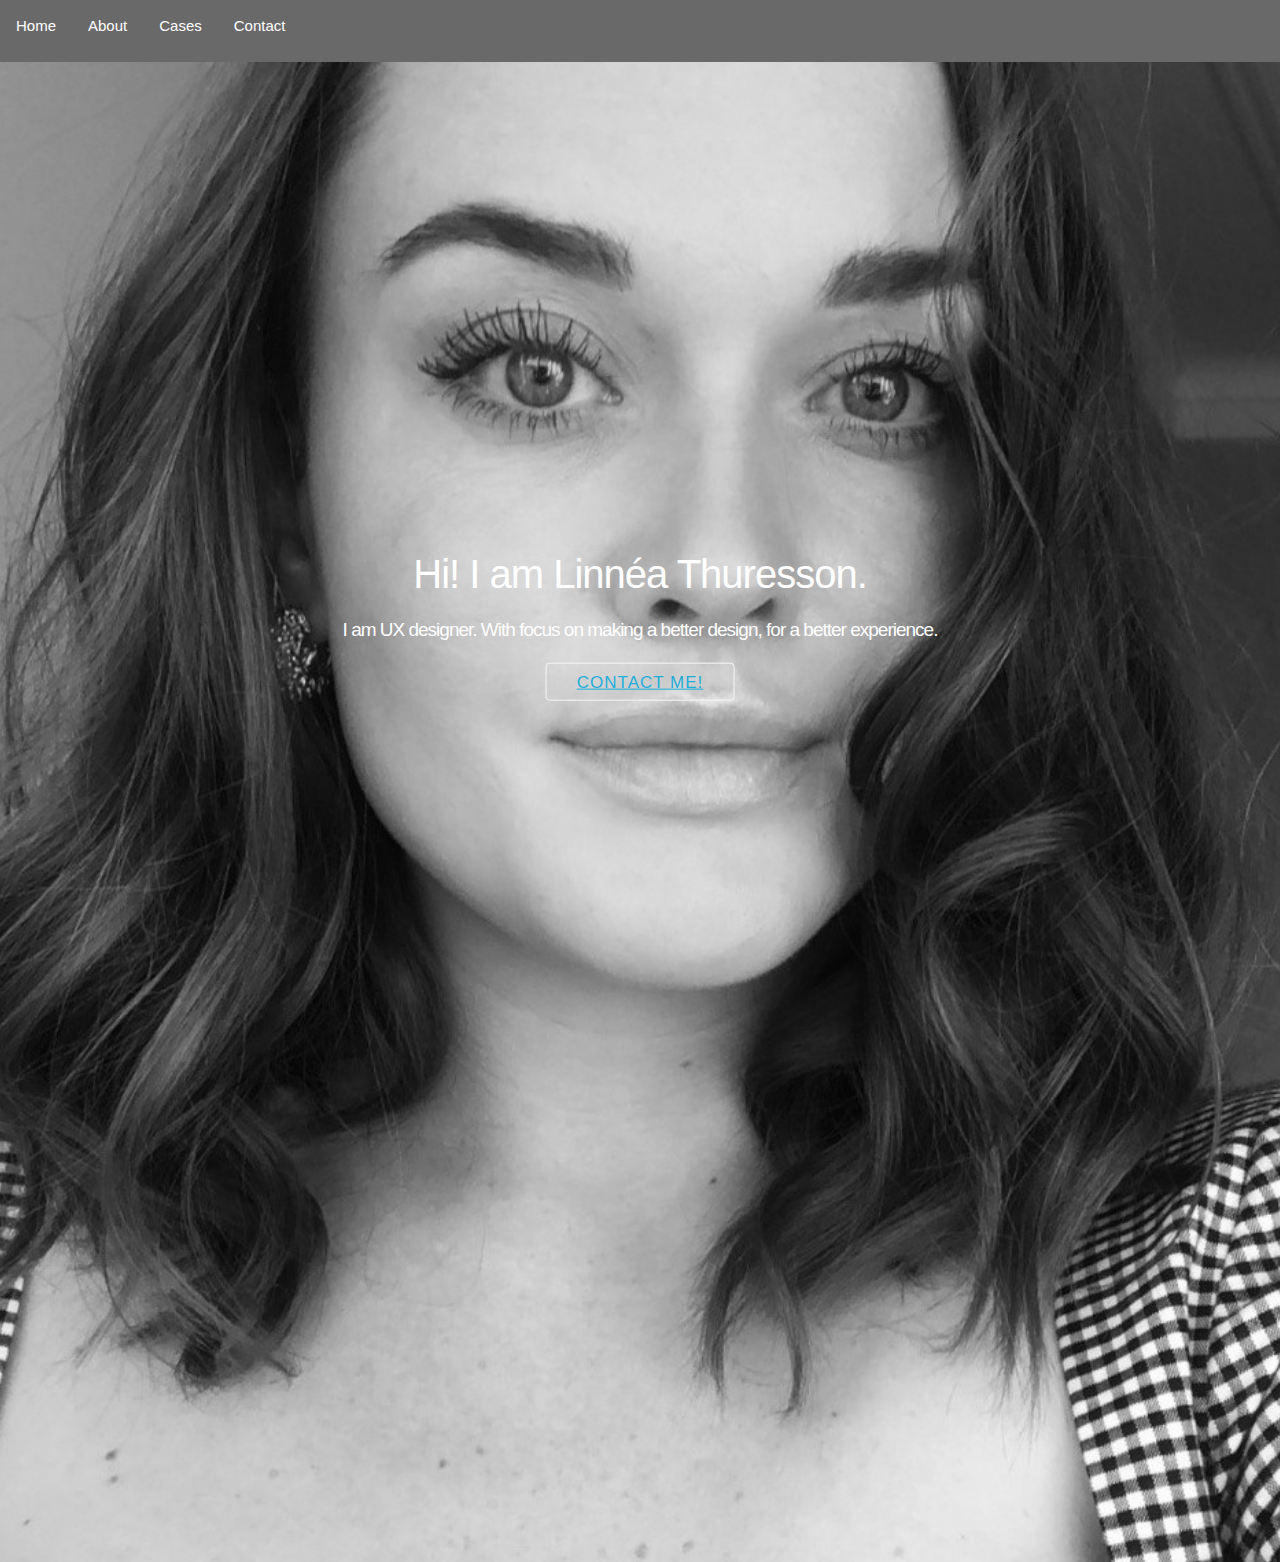
<file: Portfolio/Skeleton-2.0.4/index.html>
<!DOCTYPE html>
<html lang="en">

<head>

  <!-- Basic Page Needs
  –––––––––––––––––––––––––––––––––––––––––––––––––– -->
  <meta charset="utf-8">
  <title>Linnéa Thuresson</title>
  <meta name="description" content="">
  <meta name="author" content="">

  <!-- Mobile Specific Metas
  –––––––––––––––––––––––––––––––––––––––––––––––––– -->
  <meta name="viewport" content="width=device-width, initial-scale=1">

  <!-- FONT
  –––––––––––––––––––––––––––––––––––––––––––––––––– -->
  <link href="//fonts.googleapis.com/css?family=Raleway:400,300,600" rel="stylesheet" type="text/css">

  <!-- CSS
  –––––––––––––––––––––––––––––––––––––––––––––––––– -->
  <link rel="stylesheet" href="css/normalize.css">
  <link rel="stylesheet" href="css/skeleton.css">
  <link href="css/main.css" rel="stylesheet" type=text/css>

  <!-- Favicon
  –––––––––––––––––––––––––––––––––––––––––––––––––– -->
  <link rel="icon" type="image/png" href="images/android-chrome-512x512.png">
</head>

<body>
  <ul class="topnav">
    <li><a class="active" href="index.html">Home</a></li> 
    <li><a href="about.html">About</a></li> 
    <li><a href="cases.html">Cases</a></li>
    <li class="right"><a href="contact.html">Contact</a></li>
  </ul>



<div class="hero-image">
    <div class="hero-text">
      <h1 style="font-size:40px">Hi! I am Linnéa Thuresson.</h1>
      <h3>I am UX designer. With focus on making a better design, for a better experience. </h3>
      <button><a href="contact.html">Contact me!</button>
    </div>
  </div>



</body>

</html>
</file>
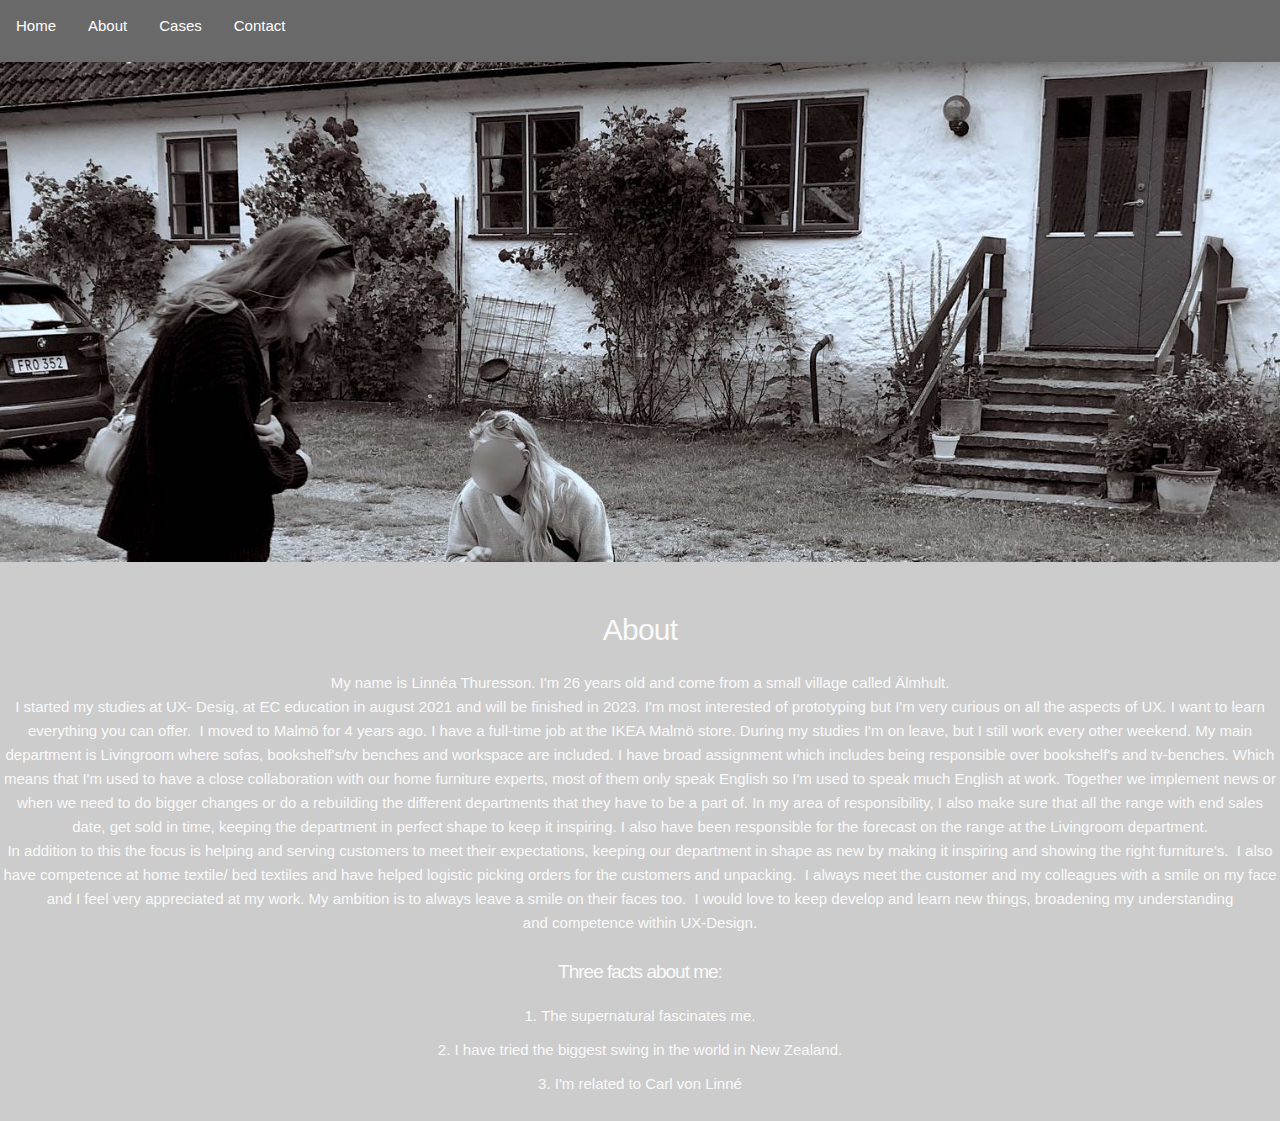
<file: Portfolio/Skeleton-2.0.4/about.html>
<!DOCTYPE html>
<html lang="en">

<head>

  <!-- Basic Page Needs
  –––––––––––––––––––––––––––––––––––––––––––––––––– -->
  <meta charset="utf-8">
  <title>Linnéa Thuresson</title>
  <meta name="description" content="">
  <meta name="author" content="">

  <!-- Mobile Specific Metas
  –––––––––––––––––––––––––––––––––––––––––––––––––– -->
  <meta name="viewport" content="width=device-width, initial-scale=1">

  <!-- FONT
  –––––––––––––––––––––––––––––––––––––––––––––––––– -->
  <link href="//fonts.googleapis.com/css?family=Raleway:400,300,600" rel="stylesheet" type="text/css">

  <!-- CSS
  –––––––––––––––––––––––––––––––––––––––––––––––––– -->
  <link rel="stylesheet" href="css/normalize.css">
  <link rel="stylesheet" href="css/skeleton.css">
  <link href="css/main.css" rel="stylesheet" type=text/css>

  <!-- Favicon
  –––––––––––––––––––––––––––––––––––––––––––––––––– -->
  <link rel="icon" type="image/png" href="images/android-chrome-512x512.png">
</head>

<body>
  <ul class="topnav">
    <li><a class="active" href="index.html">Home</a></li> 
    <li><a href="about.html">About</a></li> 
    <li><a href="cases.html">Cases</a></li>
    <li class="right"><a href="contact.html">Contact</a></li>
  </ul>


<div class="parallax"></div>

<div>
    <br><br>
    <h4 class="text-centerd">About</h4>
        <p class="text-centerd"> My name is Linnéa Thuresson. I'm 26 years old and come from a small village called Älmhult.<br>
          I started my studies at UX- Desig, at EC education in august 2021 and will be finished in 2023. I'm most interested of prototyping but I'm very curious on all the aspects of UX. I want to learn everything you can offer. 
          I moved to Malmö for 4 years ago. I have a full-time job at the IKEA Malmö store. During my studies I'm on leave, but I still work every other weekend. My main department is Livingroom where sofas, bookshelf's/tv benches and workspace are included.
          I have broad assignment which includes being responsible over bookshelf's and tv-benches. Which means that I'm used to have a close collaboration with our home furniture experts, most of them only speak English so I'm used to speak much English at work. Together we implement news or when we need to do bigger changes or do a rebuilding the different departments that they have to be a part of. In my area of responsibility, I also make sure that all the range with end sales date, get sold in time, keeping the department in perfect shape to keep it inspiring. I also have been responsible for the forecast on the range at the Livingroom department. 
          
            <br>In addition to this the focus is helping and serving customers to meet their expectations, keeping our department in shape as new by making it inspiring and showing the right furniture's. 
            I also have competence at home textile/ bed textiles and have helped logistic picking orders for the customers and unpacking. 
            
            I always meet the customer and my colleagues with a smile on my face and I feel very appreciated at my work. My ambition is to always leave a smile on their faces too. 
            
            I would love to keep develop and learn new things, broadening my understanding and competence within UX-Design.
          
            <br></p>
            <h3 class="text-centerd">Three facts about me:</h3>
            <ol class="text-centerd">
              <li>The supernatural fascinates me.</li>
              <li>I have tried the biggest swing in the world in New Zealand.</li>
              <li>I'm related to Carl von Linné</li>
          </ol>
          
      </div>


</body>

</html>
</file>
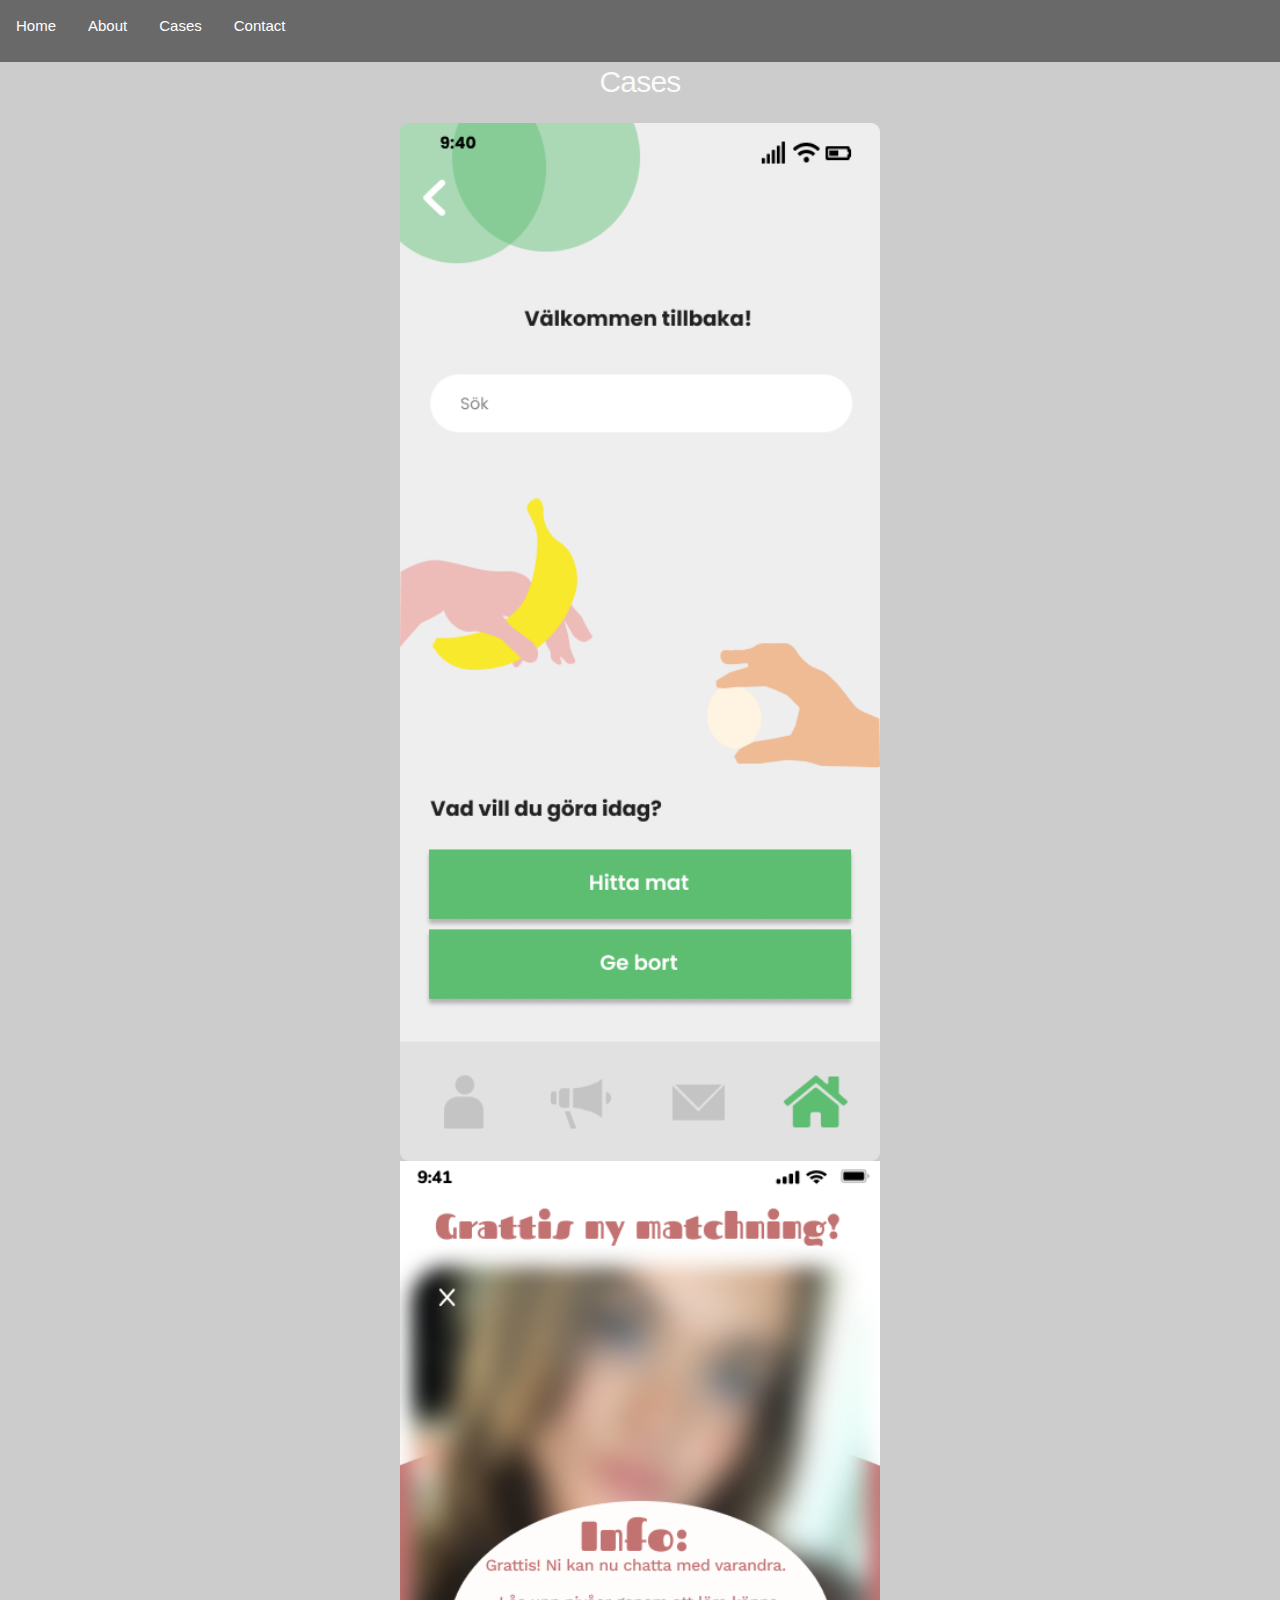
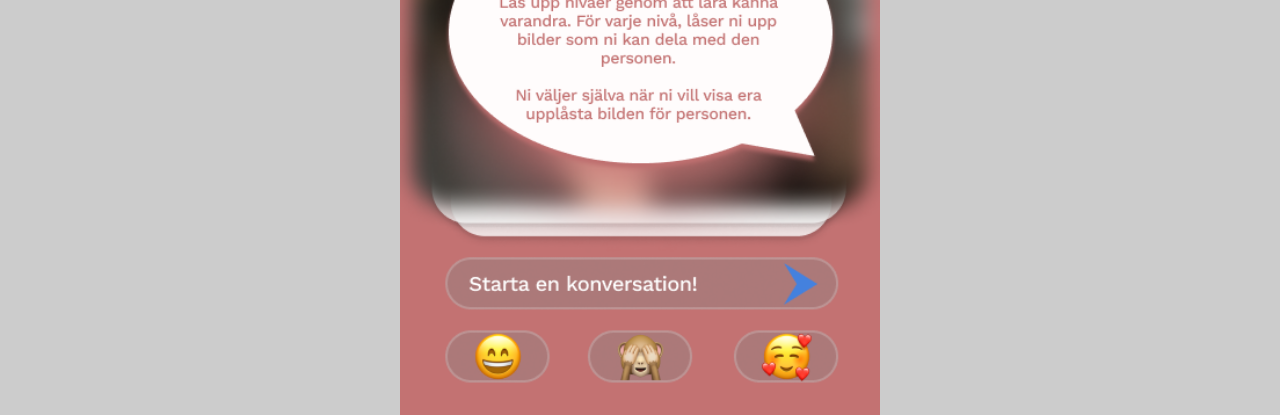
<file: Portfolio/Skeleton-2.0.4/cases.html>
<!DOCTYPE html>
<html lang="en">

<head>

    <!-- Basic Page Needs
  –––––––––––––––––––––––––––––––––––––––––––––––––– -->
    <meta charset="utf-8">
    <title>Linnéa Thuresson</title>
    <meta name="description" content="">
    <meta name="author" content="">

    <!-- Mobile Specific Metas
  –––––––––––––––––––––––––––––––––––––––––––––––––– -->
    <meta name="viewport" content="width=device-width, initial-scale=1">

    <!-- FONT
  –––––––––––––––––––––––––––––––––––––––––––––––––– -->
    <link href="//fonts.googleapis.com/css?family=Raleway:400,300,600" rel="stylesheet" type="text/css">

    <!-- CSS
  –––––––––––––––––––––––––––––––––––––––––––––––––– -->
    <link rel="stylesheet" href="css/normalize.css">
    <link rel="stylesheet" href="css/skeleton.css">
    <link href="css/main.css" rel="stylesheet" type=text/css> <!-- Favicon
        –––––––––––––––––––––––––––––––––––––––––––––––––– -->
    <link rel="icon" type="image/png" href="images/android-chrome-512x512.png">
</head>

<body>
    <ul class="topnav">
        <li><a class="active" href="index.html">Home</a></li>
        <li><a href="about.html">About</a></li>
        <li><a href="cases.html">Cases</a></li>
        <li class="right"><a href="contact.html">Contact</a></li>
    </ul>


    <div>

        <h4 class="text-centerd">Cases</h4>

        <div class="container">
            <img src="images/Startsida.png" alt="Avatar" class="image">
            <div class="overlay">
                <div class="text">Rädda maten</div>
            </div>
        </div>

        <div class="container">
            <img src="images/Pixer_Matchning.png" alt="Avatar" class="image">
            <div class="overlay">
                <div class="text">Pixer</div>
            </div>

        </div>



</body>

</html>
</file>
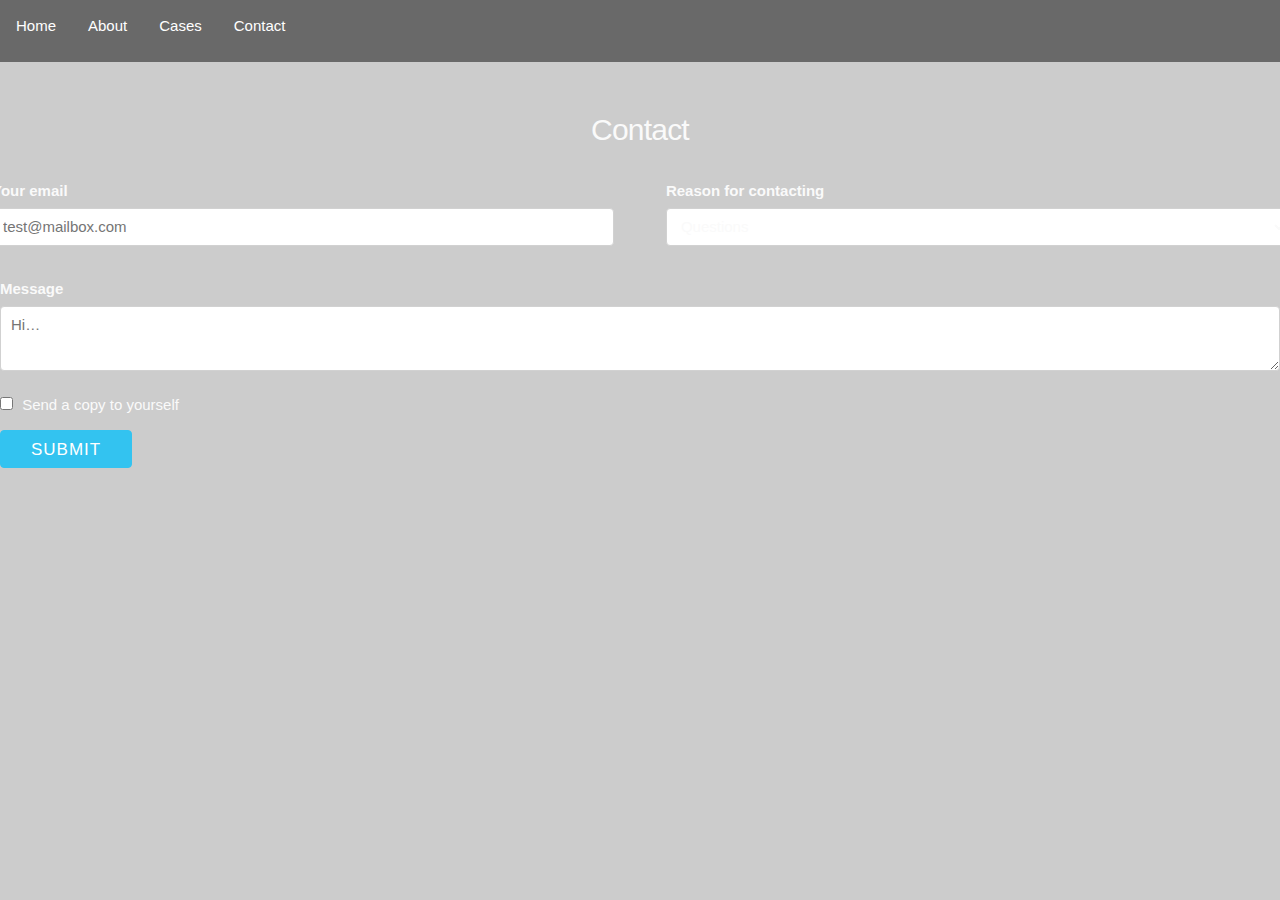
<file: Portfolio/Skeleton-2.0.4/contact.html>
<!DOCTYPE html>
<html lang="en">

<head>

  <!-- Basic Page Needs
  –––––––––––––––––––––––––––––––––––––––––––––––––– -->
  <meta charset="utf-8">
  <title>Linnéa Thuresson</title>
  <meta name="description" content="">
  <meta name="author" content="">

  <!-- Mobile Specific Metas
  –––––––––––––––––––––––––––––––––––––––––––––––––– -->
  <meta name="viewport" content="width=device-width, initial-scale=1">

  <!-- FONT
  –––––––––––––––––––––––––––––––––––––––––––––––––– -->
  <link href="//fonts.googleapis.com/css?family=Raleway:400,300,600" rel="stylesheet" type="text/css">

  <!-- CSS
  –––––––––––––––––––––––––––––––––––––––––––––––––– -->
  <link rel="stylesheet" href="css/normalize.css">
  <link rel="stylesheet" href="css/skeleton.css">
  <link href="css/main.css" rel="stylesheet" type=text/css>

  <!-- Favicon
  –––––––––––––––––––––––––––––––––––––––––––––––––– -->
  <link rel="icon" type="image/png" href="images/android-chrome-512x512.png">
</head>

<body>
  <ul class="topnav">
    <li><a class="active" href="index.html">Home</a></li> 
    <li><a href="about.html">About</a></li> 
    <li><a href="cases.html">Cases</a></li>
    <li class="right"><a href="contact.html">Contact</a></li>
  </ul>


</div>
<br><br>
<h4 class="text-centerd">Contact</h4>
  <!-- The above form looks like this -->
<form>
  <div class="row">
    <div class="six columns">
      <label for="exampleEmailInput">Your email</label>
      <input class="u-full-width" type="email" placeholder="test@mailbox.com" id="exampleEmailInput">
    </div>
    <div class="six columns">
      <label for="exampleRecipientInput">Reason for contacting</label>
      <select class="u-full-width" id="exampleRecipientInput">
        <option value="Option 1">Questions</option>
        <option value="Option 2">Admiration</option>
        <option value="Option 3">Can I get your number?</option>
      </select>
    </div>
  </div>
  <label for="exampleMessage">Message</label>
  <textarea class="u-full-width" placeholder="Hi…" id="exampleMessage"></textarea>
  <label class="example-send-yourself-copy">
    <input type="checkbox">
    <span class="label-body">Send a copy to yourself</span>
  </label>
  <input class="button-primary" type="submit" value="Submit">
</form>

<!-- Always wrap checkbox and radio inputs in a label and use a <span class="label-body"> inside of it -->

<!-- Note: The class .u-full-width is just a utility class shorthand for width: 100% -->

  <!-- End Document
  –––––––––––––––––––––––––––––––––––––––––––––––––– -->
</body>

</html>
</file>
<file: Portfolio/Skeleton-2.0.4/css/skeleton.css>
/*
* Skeleton V2.0.4
* Copyright 2014, Dave Gamache
* www.getskeleton.com
* Free to use under the MIT license.
* http://www.opensource.org/licenses/mit-license.php
* 12/29/2014
*/


/* Table of contents
––––––––––––––––––––––––––––––––––––––––––––––––––
- Grid
- Base Styles
- Typography
- Links
- Buttons
- Forms
- Lists
- Code
- Tables
- Spacing
- Utilities
- Clearing
- Media Queries
*/


/* Grid
–––––––––––––––––––––––––––––––––––––––––––––––––– */
.container {
  position: relative;
  width: 100%;
  max-width: 960px;
  margin: 0 auto;
  padding: 0 20px;
  box-sizing: border-box; }
.column,
.columns {
  width: 100%;
  float: left;
  box-sizing: border-box; }

/* For devices larger than 400px */
@media (min-width: 400px) {
  .container {
    width: 85%;
    padding: 0; }
}

/* For devices larger than 550px */
@media (min-width: 550px) {
  .container {
    width: 80%; }
  .column,
  .columns {
    margin-left: 4%; }
  .column:first-child,
  .columns:first-child {
    margin-left: 0; }

  .one.column,
  .one.columns                    { width: 4.66666666667%; }
  .two.columns                    { width: 13.3333333333%; }
  .three.columns                  { width: 22%;            }
  .four.columns                   { width: 30.6666666667%; }
  .five.columns                   { width: 39.3333333333%; }
  .six.columns                    { width: 48%;            }
  .seven.columns                  { width: 56.6666666667%; }
  .eight.columns                  { width: 65.3333333333%; }
  .nine.columns                   { width: 74.0%;          }
  .ten.columns                    { width: 82.6666666667%; }
  .eleven.columns                 { width: 91.3333333333%; }
  .twelve.columns                 { width: 100%; margin-left: 0; }

  .one-third.column               { width: 30.6666666667%; }
  .two-thirds.column              { width: 65.3333333333%; }

  .one-half.column                { width: 48%; }

  /* Offsets */
  .offset-by-one.column,
  .offset-by-one.columns          { margin-left: 8.66666666667%; }
  .offset-by-two.column,
  .offset-by-two.columns          { margin-left: 17.3333333333%; }
  .offset-by-three.column,
  .offset-by-three.columns        { margin-left: 26%;            }
  .offset-by-four.column,
  .offset-by-four.columns         { margin-left: 34.6666666667%; }
  .offset-by-five.column,
  .offset-by-five.columns         { margin-left: 43.3333333333%; }
  .offset-by-six.column,
  .offset-by-six.columns          { margin-left: 52%;            }
  .offset-by-seven.column,
  .offset-by-seven.columns        { margin-left: 60.6666666667%; }
  .offset-by-eight.column,
  .offset-by-eight.columns        { margin-left: 69.3333333333%; }
  .offset-by-nine.column,
  .offset-by-nine.columns         { margin-left: 78.0%;          }
  .offset-by-ten.column,
  .offset-by-ten.columns          { margin-left: 86.6666666667%; }
  .offset-by-eleven.column,
  .offset-by-eleven.columns       { margin-left: 95.3333333333%; }

  .offset-by-one-third.column,
  .offset-by-one-third.columns    { margin-left: 34.6666666667%; }
  .offset-by-two-thirds.column,
  .offset-by-two-thirds.columns   { margin-left: 69.3333333333%; }

  .offset-by-one-half.column,
  .offset-by-one-half.columns     { margin-left: 52%; }

}


/* Base Styles
–––––––––––––––––––––––––––––––––––––––––––––––––– */
/* NOTE
html is set to 62.5% so that all the REM measurements throughout Skeleton
are based on 10px sizing. So basically 1.5rem = 15px :) */
html {
  font-size: 62.5%; }
body {
  font-size: 1.5em; /* currently ems cause chrome bug misinterpreting rems on body element */
  line-height: 1.6;
  font-weight: 400;
  font-family: "Raleway", "HelveticaNeue", "Helvetica Neue", Helvetica, Arial, sans-serif;
  color: rgb(250, 248, 248); }


/* Typography
–––––––––––––––––––––––––––––––––––––––––––––––––– */
h1, h2, h3, h4, h5, h6 {
  
  margin-top: 0;
  margin-bottom: 2rem;
  font-weight: 300; }
h1 { font-size: 4.0rem; line-height: 1.2;  letter-spacing: -.1rem;}
h2 { font-size: 3.6rem; line-height: 1.25; letter-spacing: -.1rem; }
h3 { font-size: 3.0rem; line-height: 1.3;  letter-spacing: -.1rem; }
h4 { font-size: 2.4rem; line-height: 1.35; letter-spacing: -.08rem; }
h5 { font-size: 1.8rem; line-height: 1.5;  letter-spacing: -.05rem; }
h6 { font-size: 1.5rem; line-height: 1.6;  letter-spacing: 0; }

/* Larger than phablet */
@media (min-width: 550px) {
  h1 { font-size: 24px; }
  h2 { font-size: 4.2rem; }
  h3 { font-size: 19px; }
  h4 { font-size: 3.0rem; }
  h5 { font-size: 2.4rem; }
  h6 { font-size: 1.5rem; }
}

p {
  margin-top: 0; }


/* Links
–––––––––––––––––––––––––––––––––––––––––––––––––– */
a {
  color: #1EAEDB; }
a:hover {
  color: #0FA0CE; }


/* Buttons
–––––––––––––––––––––––––––––––––––––––––––––––––– */
.button,
button,
input[type="submit"],
input[type="reset"],
input[type="button"] {
  display: inline-block;
  height: 38px;
  padding: 0 30px;
  color: rgb(255, 255, 255);
  text-align: center;
  font-size: 17px;
  font-weight: 500;
  line-height: 38px;
  letter-spacing: .1rem;
  text-transform: uppercase;
  text-decoration: none;
  white-space: nowrap;
  background-color: transparent;
  border-radius: 4px;
  border: 1px solid rgb(248, 245, 245);
  cursor: pointer;
  box-sizing: border-box; }
.button:hover,
button:hover,
input[type="submit"]:hover,
input[type="reset"]:hover,
input[type="button"]:hover,
.button:focus,
button:focus,
input[type="submit"]:focus,
input[type="reset"]:focus,
input[type="button"]:focus {
  color: #333;
  border-color: #888;
  outline: 0; }
.button.button-primary,
button.button-primary,
input[type="submit"].button-primary,
input[type="reset"].button-primary,
input[type="button"].button-primary {
  color: #FFF;
  background-color: #33C3F0;
  border-color: #33C3F0; }
.button.button-primary:hover,
button.button-primary:hover,
input[type="submit"].button-primary:hover,
input[type="reset"].button-primary:hover,
input[type="button"].button-primary:hover,
.button.button-primary:focus,
button.button-primary:focus,
input[type="submit"].button-primary:focus,
input[type="reset"].button-primary:focus,
input[type="button"].button-primary:focus {
  color: #FFF;
  background-color: #1EAEDB;
  border-color: #1EAEDB; }


/* Forms
–––––––––––––––––––––––––––––––––––––––––––––––––– */
input[type="email"],
input[type="number"],
input[type="search"],
input[type="text"],
input[type="tel"],
input[type="url"],
input[type="password"],
textarea,
select {
  height: 38px;
  padding: 6px 10px; /* The 6px vertically centers text on FF, ignored by Webkit */
  background-color: #fff;
  border: 1px solid #D1D1D1;
  border-radius: 4px;
  box-shadow: none;
  box-sizing: border-box; }
/* Removes awkward default styles on some inputs for iOS */
input[type="email"],
input[type="number"],
input[type="search"],
input[type="text"],
input[type="tel"],
input[type="url"],
input[type="password"],
textarea {
  -webkit-appearance: none;
     -moz-appearance: none;
          appearance: none; }
textarea {
  min-height: 65px;
  padding-top: 6px;
  padding-bottom: 6px; }
input[type="email"]:focus,
input[type="number"]:focus,
input[type="search"]:focus,
input[type="text"]:focus,
input[type="tel"]:focus,
input[type="url"]:focus,
input[type="password"]:focus,
textarea:focus,
select:focus {
  border: 1px solid #33C3F0;
  outline: 0; }
label,
legend {
  display: block;
  margin-bottom: .5rem;
  font-weight: 600; }
fieldset {
  padding: 0;
  border-width: 0; }
input[type="checkbox"],
input[type="radio"] {
  display: inline; }
label > .label-body {
  display: inline-block;
  margin-left: .5rem;
  font-weight: normal; }


/* Lists
–––––––––––––––––––––––––––––––––––––––––––––––––– */
ul {
  list-style: circle inside; }
ol {
  list-style: decimal inside; }
ol, ul {
  padding-left: 0;
  margin-top: 0; }
ul ul,
ul ol,
ol ol,
ol ul {
  margin: 1.5rem 0 1.5rem 3rem;
  font-size: 90%; }
li {
  margin-bottom: 1rem; }


/* Code
–––––––––––––––––––––––––––––––––––––––––––––––––– */
code {
  padding: .2rem .5rem;
  margin: 0 .2rem;
  font-size: 90%;
  white-space: nowrap;
  background: #F1F1F1;
  border: 1px solid #E1E1E1;
  border-radius: 4px; }
pre > code {
  display: block;
  padding: 1rem 1.5rem;
  white-space: pre; }


/* Tables
–––––––––––––––––––––––––––––––––––––––––––––––––– */
th,
td {
  padding: 12px 15px;
  text-align: left;
  border-bottom: 1px solid #E1E1E1; }
th:first-child,
td:first-child {
  padding-left: 0; }
th:last-child,
td:last-child {
  padding-right: 0; }


/* Spacing
–––––––––––––––––––––––––––––––––––––––––––––––––– */
button,
.button {
  margin-bottom: 1rem; }
input,
textarea,
select,
fieldset {
  margin-bottom: 1.5rem; }
pre,
blockquote,
dl,
figure,
table,
p,
ul,
ol,
form {
  margin-bottom: 2.5rem; }


/* Utilities
–––––––––––––––––––––––––––––––––––––––––––––––––– */
.u-full-width {
  width: 100%;
  box-sizing: border-box; }
.u-max-full-width {
  max-width: 100%;
  box-sizing: border-box; }
.u-pull-right {
  float: right; }
.u-pull-left {
  float: left; }


/* Misc
–––––––––––––––––––––––––––––––––––––––––––––––––– */
hr {
  margin-top: 3rem;
  margin-bottom: 3.5rem;
  border-width: 0;
  border-top: 1px solid #E1E1E1; }


/* Clearing
–––––––––––––––––––––––––––––––––––––––––––––––––– */

/* Self Clearing Goodness */
.container:after,
.row:after,
.u-cf {
  content: "";
  display: table;
  clear: both; }


/* Media Queries
–––––––––––––––––––––––––––––––––––––––––––––––––– */
/*
Note: The best way to structure the use of media queries is to create the queries
near the relevant code. For example, if you wanted to change the styles for buttons
on small devices, paste the mobile query code up in the buttons section and style it
there.
*/


/* Larger than mobile */
@media (min-width: 400px) {}

/* Larger than phablet (also point when grid becomes active) */
@media (min-width: 550px) {}

/* Larger than tablet */
@media (min-width: 750px) {}

/* Larger than desktop */
@media (min-width: 1000px) {}

/* Larger than Desktop HD */
@media (min-width: 1200px) {}
</file>
<file: Portfolio/Skeleton-2.0.4/css/main.css>
body {
    margin: 0;
    font-family: Arial, Helvetica, sans-serif;
    color: #fafafa;
    background-color: #cccccc;
    }

.parallax { 

        background-image: url("Hons.jpg");
    
        min-height: 500px; 
      
        background-attachment: fixed;
        background-position: center;
        background-repeat: no-repeat;
        background-size: cover;
      }

ul.topnav {
    list-style-type: none;
    margin: 0;
    padding: 0;
    overflow: hidden;
    background-color: rgb(105, 105, 105);
}

ul.topnav li {
    float: left;
}

ul.topnav li a {
    display: block;
    color: white;
    text-align: center;
    padding: 14px 16px;
    text-decoration: none;
}

ul.topnav li a:hover:not(.active) {
    background-color: rgb(56, 55, 55);
}

.hero-image {
    background-image: url("jag_till_teams.jpg"); 
    position: center;
    background-color: #858585;
    height: 1500px;
    background-position: center;
    background-repeat: no-repeat;
    background-size: cover;
    position: center;
    width: 600px;
    display: block;
    margin-left: auto;
    margin-right: auto;
    width:100%;


}

.hero-text {
    text-align: center;
    position: absolute;
    top: 70%;
    left: 50%;
    transform: translate(-50%, -50%);
    color: white;
}



@media only screen and (max-width: 700px) {
    .responsive {
        width: 49.99999%;
        margin: 6px 0;
    }
}

@media only screen and (max-width: 500px) {
    .responsive {
        width: 100%;
    }
}


* {
    box-sizing: border-box;
  }
  
  
  /* Center website */
  .main {
    max-width: 1000px;
    margin: auto;
  }
  
  h1 {
    font-size: 50px;
    word-break: break-all;
  }
  
  .row {
    margin: 8px -16px;
  }
  
  /* Add padding BETWEEN each column */
  .row,
  .row > .column {
    padding: 8px;
  }
  
  /* Create four equal columns that floats next to each other */
  .column {
    float: left;
    width: 25%;
  }
  
  /* Clear floats after rows */ 
  .row:after {
    content: "";
    display: table;
    clear: both;
  }
  
  /* Content */
  .content {
    background-color: rgb(153, 152, 152);
    padding: 10px;
  }

.center {
    display: block;
    margin-left: auto;
    margin-right: auto;
    width:50%;
    
}

.text-centerd{
        
    text-align: center;

}

div.img {
    margin:2px;
    border:1px solid #0f0f0f;
    height:auto;
    width:auto;
    float:left;
    text-align:center;
}
div.img img {
    display:inline;
    margin:3px;
    border:1px solid #ffffff;
}
div.img a:hover img{
    border:1px solid #0f0f0f;
}
div.desc {
    text-align:center;
    font-weight:normal;
    width:120px;
    margin:2px;
}

.container {
    position: relative;
    width: 100%;
    display: block;
    margin-left: auto;
    margin-right: auto;
  }
  
  .image {
    display: block;
    width: 50%;
    height: auto;
    display: block;
    margin-left: auto;
    margin-right: auto;
  }
  
  .overlay {
    position: absolute;
    top: 0;
    bottom: 0;
    left: 0;
    right: 0;
    height: 100%;
    width: 50%;
    opacity: 0;
    transition: .5s ease;
    background-color: #6f7070;
    display: block;
    margin-left: auto;
    margin-right: auto;
    width:50%;
  }
  
  .container:hover .overlay {
    opacity: 1;
  }
  
  .text {
    color: white;
    font-size: 20px;
    position: absolute;
    top: 50%;
    left: 50%;
    -webkit-transform: translate(-50%, -50%);
    -ms-transform: translate(-50%, -50%);
    transform: translate(-50%, -50%);
    text-align: center;
  }
</file>
